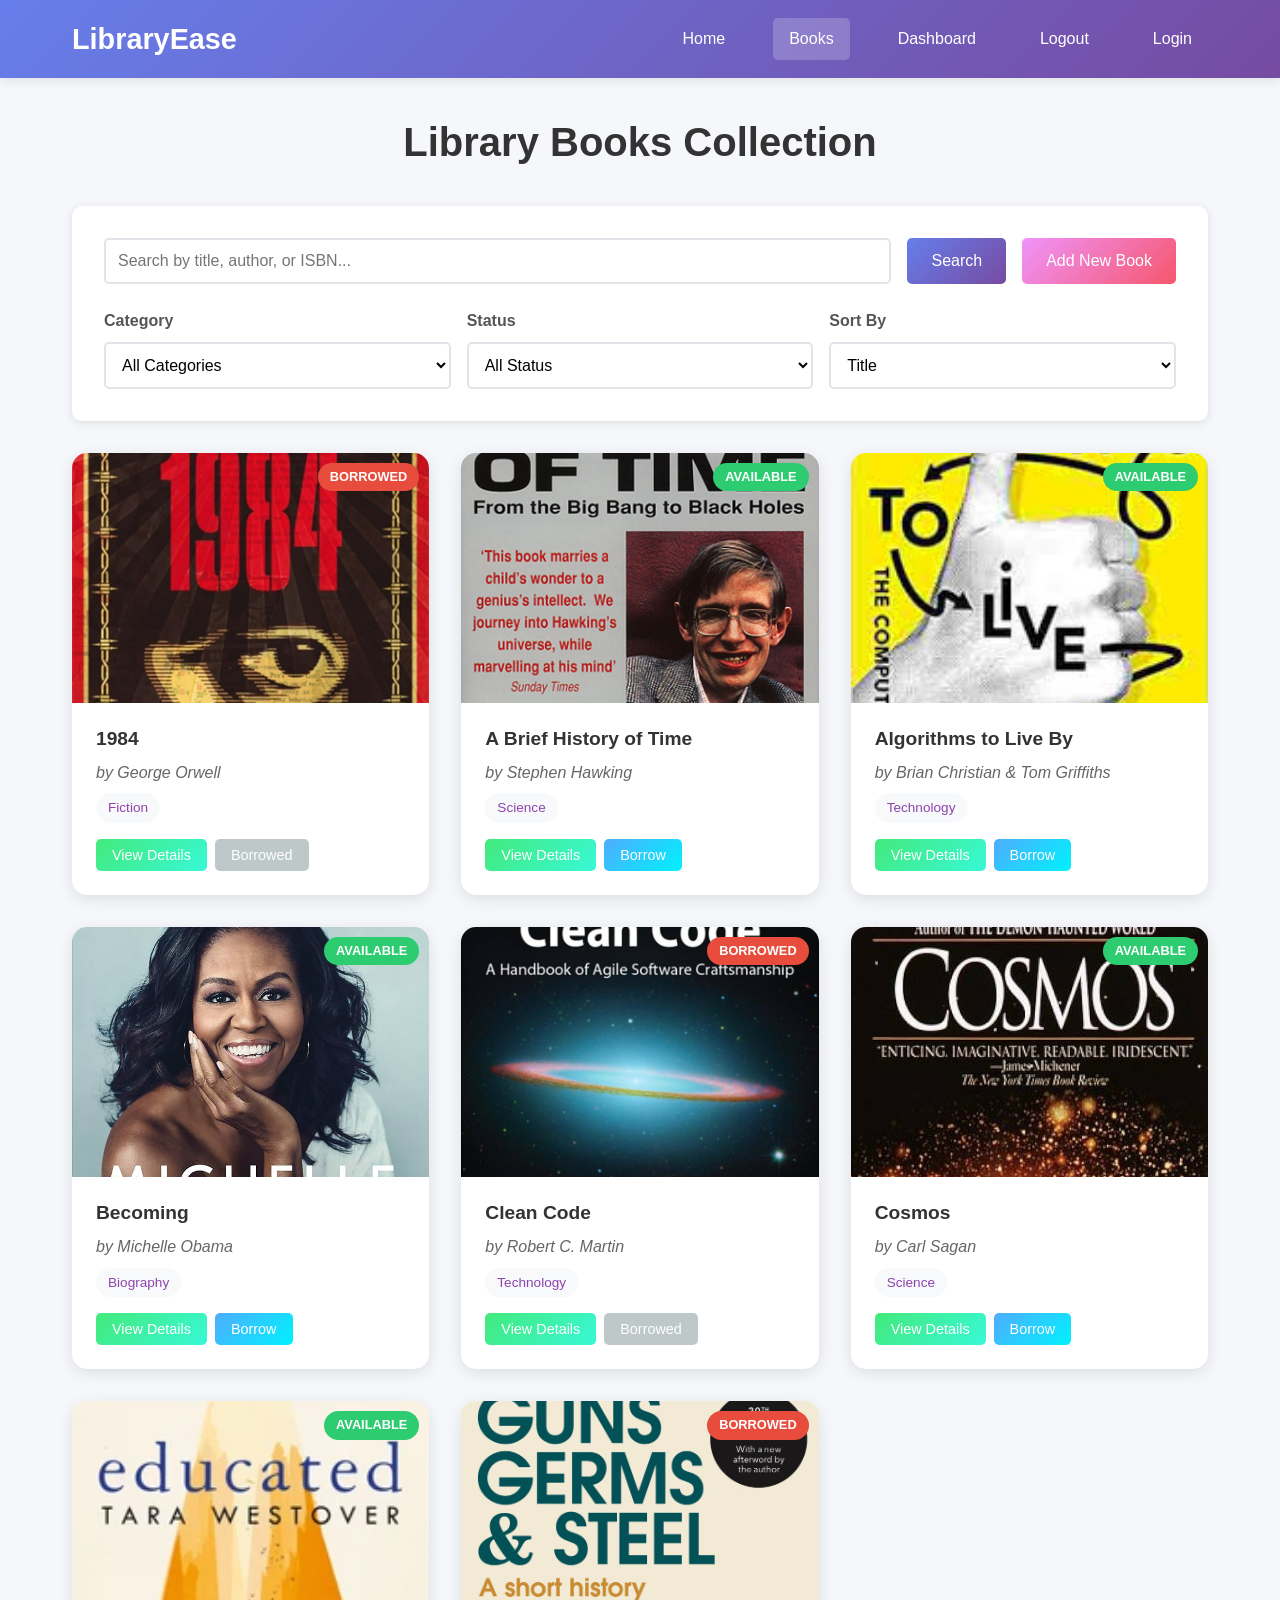
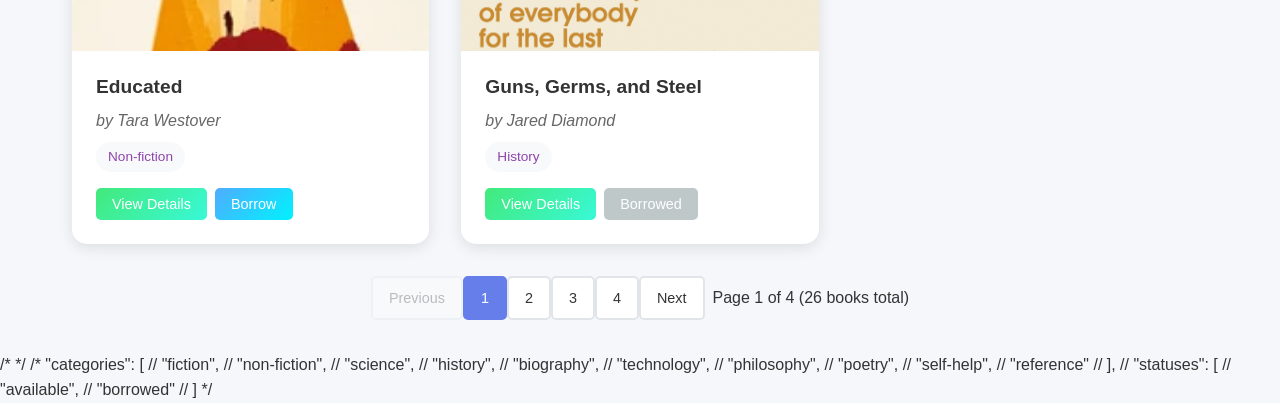
<file: catalog.html>
<!DOCTYPE html>
<html lang="en">
<head>
    <meta charset="UTF-8">
    <meta name="viewport" content="width=device-width, initial-scale=1.0">
    <title>Library Management System - Books</title>
    <style>
       * {
            margin: 0;
            padding: 0;
            box-sizing: border-box;
        }

        body {
            font-family: 'Segoe UI', Tahoma, Geneva, Verdana, sans-serif;
            background-color: #f5f7fa;
            color: #333;
            line-height: 1.6;
        }

        /* Header Styles */
        header {
            background: linear-gradient(135deg, #667eea 0%, #764ba2 100%);
            color: white;
            padding: 1rem 0;
            box-shadow: 0 2px 10px rgba(0,0,0,0.1);
        }

        nav {
            max-width: 1200px;
            margin: 0 auto;
            display: flex;
            justify-content: space-between;
            align-items: center;
            padding: 0 2rem;
        }

        .logo {
            font-size: 1.8rem;
            font-weight: bold;
        }

        .nav-links {
            display: flex;
            gap: 2rem;
        }

        .nav-links a {
            color: white;
            text-decoration: none;
            padding: 0.5rem 1rem;
            border-radius: 5px;
            transition: background-color 0.3s;
        }

        .nav-links a:hover,
        .nav-links a.active {
            background-color: rgba(255,255,255,0.2);
        }

        /* Main Content */
        main {
            max-width: 1200px;
            margin: 0 auto;
            padding: 2rem;
        }

        .page-title {
            text-align: center;
            margin-bottom: 2rem;
            color: #333;
            font-size: 2.5rem;
        }

        /* Control Panel */
        .control-panel {
            background: white;
            padding: 2rem;
            border-radius: 10px;
            box-shadow: 0 2px 10px rgba(0,0,0,0.1);
            margin-bottom: 2rem;
        }

        .search-box {
            display: flex;
            gap: 1rem;
            margin-bottom: 1.5rem;
            flex-wrap: wrap;
        }

        .search-box input {
            flex: 1;
            min-width: 300px;
            padding: 0.75rem;
            border: 2px solid #e1e5e9;
            border-radius: 5px;
            font-size: 1rem;
        }

        .search-box input:focus {
            outline: none;
            border-color: #667eea;
        }

        .btn {
            background: linear-gradient(135deg, #667eea 0%, #764ba2 100%);
            color: white;
            border: none;
            padding: 0.75rem 1.5rem;
            border-radius: 5px;
            cursor: pointer;
            font-size: 1rem;
            transition: transform 0.2s, box-shadow 0.2s;
        }

        .btn:hover {
            transform: translateY(-2px);
            box-shadow: 0 4px 12px rgba(102, 126, 234, 0.4);
        }

        .btn:disabled {
            opacity: 0.6;
            cursor: not-allowed;
            transform: none;
        }

        .add-book {
            background: linear-gradient(135deg, #f093fb 0%, #f5576c 100%);
        }

        .btn-borrow {
            background: linear-gradient(135deg, #4facfe 0%, #00f2fe 100%);
            font-size: 0.9rem;
            padding: 0.5rem 1rem;
        }

        .btn-view {
            background: linear-gradient(135deg, #43e97b 0%, #38f9d7 100%);
            font-size: 0.9rem;
            padding: 0.5rem 1rem;
        }

        .btn-borrowed {
            background: #95a5a6;
            cursor: not-allowed;
            font-size: 0.9rem;
            padding: 0.5rem 1rem;
        }

        .filters {
            display: grid;
            grid-template-columns: repeat(auto-fit, minmax(200px, 1fr));
            gap: 1rem;
        }

        .filter-group {
            display: flex;
            flex-direction: column;
            gap: 0.5rem;
        }

        .filter-group label {
            font-weight: 600;
            color: #555;
        }

        .filter-group select {
            padding: 0.75rem;
            border: 2px solid #e1e5e9;
            border-radius: 5px;
            font-size: 1rem;
            background: white;
        }

        .filter-group select:focus {
            outline: none;
            border-color: #667eea;
        }

        /* Books Grid */
        .books-grid {
            display: grid;
            grid-template-columns: repeat(auto-fill, minmax(280px, 1fr));
            gap: 2rem;
            margin-bottom: 2rem;
        }

        .book-card {
            background: white;
            border-radius: 15px;
            overflow: hidden;
            box-shadow: 0 4px 15px rgba(0,0,0,0.1);
            transition: transform 0.3s, box-shadow 0.3s;
            position: relative;
        }

        .book-card:hover {
            transform: translateY(-5px);
            box-shadow: 0 8px 25px rgba(0,0,0,0.15);
        }

        .book-cover {
            position: relative;
            height: 250px;
            overflow: hidden;
        }

        .book-cover img {
            width: 100%;
            height: 100%;
            object-fit: cover;
            background: linear-gradient(135deg, #f5f7fa 0%, #c3cfe2 100%);
        }

        .status-badge {
            position: absolute;
            top: 10px;
            right: 10px;
            padding: 0.25rem 0.75rem;
            border-radius: 20px;
            font-size: 0.8rem;
            font-weight: bold;
            text-transform: uppercase;
        }

        .status-available {
            background: #2ecc71;
            color: white;
        }

        .status-borrowed {
            background: #e74c3c;
            color: white;
        }

        .book-info {
            padding: 1.5rem;
        }

        .book-title {
            font-size: 1.2rem;
            font-weight: bold;
            margin-bottom: 0.5rem;
            color: #333;
            line-height: 1.3;
        }

        .book-author {
            color: #666;
            font-style: italic;
            margin-bottom: 0.5rem;
        }

        .book-category {
            color: #8e44ad;
            background: #f8f9fa;
            padding: 0.25rem 0.75rem;
            border-radius: 15px;
            font-size: 0.85rem;
            display: inline-block;
            margin-bottom: 1rem;
        }

        .book-actions {
            display: flex;
            gap: 0.5rem;
            flex-wrap: wrap;
        }

        /* Pagination */
        .pagination {
            display: flex;
            justify-content: center;
            align-items: center;
            gap: 0.5rem;
            margin-top: 2rem;
        }

        .pagination-btn {
            padding: 0.75rem 1rem;
            border: 2px solid #e1e5e9;
            background: white;
            color: #333;
            border-radius: 5px;
            cursor: pointer;
            transition: all 0.3s;
            font-size: 0.9rem;
        }

        .pagination-btn:hover:not(:disabled) {
            background: #667eea;
            color: white;
            border-color: #667eea;
        }

        .pagination-btn.active {
            background: #667eea;
            color: white;
            border-color: #667eea;
        }

        .pagination-btn:disabled {
            opacity: 0.3;
            cursor: not-allowed;
        }

        /* Modal Styles */
        .modal-backdrop {
            display: none;
            position: fixed;
            top: 0;
            left: 0;
            width: 100%;
            height: 100%;
            background: rgba(0,0,0,0.6);
            justify-content: center;
            align-items: center;
            z-index: 1000;
        }

        .modal {
            background: white;
            border-radius: 15px;
            max-width: 600px;
            width: 90%;
            max-height: 90vh;
            overflow-y: auto;
            box-shadow: 0 10px 30px rgba(0,0,0,0.3);
        }

        .modal-header {
            padding: 1.5rem;
            border-bottom: 1px solid #e1e5e9;
            display: flex;
            justify-content: space-between;
            align-items: center;
        }

        .modal-title {
            margin: 0;
            color: #333;
        }

        .close-btn {
            background: none;
            border: none;
            font-size: 1.5rem;
            cursor: pointer;
            color: #999;
            padding: 0;
            width: 30px;
            height: 30px;
            display: flex;
            align-items: center;
            justify-content: center;
        }

        .close-btn:hover {
            color: #333;
        }

        .book-details {
            padding: 1.5rem;
            display: grid;
            grid-template-columns: 200px 1fr;
            gap: 2rem;
        }

        .book-details-cover img {
            width: 100%;
            border-radius: 10px;
        }

        .book-details-info h3 {
            margin-bottom: 1rem;
            color: #333;
        }

        .book-details-info p {
            margin-bottom: 0.75rem;
            line-height: 1.6;
        }

        .book-description {
            margin-top: 1rem;
            padding-top: 1rem;
            border-top: 1px solid #e1e5e9;
        }

        .modal-footer {
            padding: 1.5rem;
            border-top: 1px solid #e1e5e9;
            display: flex;
            justify-content: flex-end;
            gap: 1rem;
        }

        .btn-cancel {
            background: #95a5a6;
        }

        /* Toast Notifications */
        .toast-container {
            position: fixed;
            top: 20px;
            right: 20px;
            z-index: 10000;
        }

        .toast {
            background: #333;
            color: white;
            padding: 1rem 1.5rem;
            border-radius: 5px;
            margin-bottom: 0.5rem;
            transform: translateX(400px);
            opacity: 0;
            transition: all 0.3s ease;
        }

        .toast.show {
            transform: translateX(0);
            opacity: 1;
        }

        .toast-success {
            background: #2ecc71;
        }

        .toast-error {
            background: #e74c3c;
        }

        .toast-info {
            background: #3498db;
        }

        /* Loading State */
        .loading {
            display: flex;
            justify-content: center;
            align-items: center;
            padding: 3rem;
            font-size: 1.2rem;
            color: #666;
        }

        /* Responsive Design */
        /* @media (max-width: 768px)  
            .search-box {
                flex-direction: column;
            }

            .search-box input {
                min-width: 100%;
            }

            .filters {
                grid-template-columns: 1fr;
            }

            .books-grid {
                grid-template-columns: repeat(auto-fill, minmax(250px, 1fr));
                gap: 1rem;
            }

            .book-details {
                grid-template-columns: 1fr;
                text-align: center;
            }

            .nav-links {
                flex-wrap: wrap;
                gap: 1rem;
            }

             main {
                padding: 1rem;
            } */
        @media (max-width: 768px) {
            .search-box {
                flex-direction: column;
            }

            .search-box input {
                min-width: 100%;
            }

            .filters {
                grid-template-columns: 1fr;
            }

            .books-grid {
                grid-template-columns: repeat(auto-fill, minmax(250px, 1fr));
                gap: 1rem;
            }

            .book-details {
                grid-template-columns: 1fr;
                text-align: center;
            }

            .nav-links {
                flex-wrap: wrap;
                gap: 1rem;
            }

            main {
                padding: 1rem;
            }
        }
       
    </style>
</head>
<body>
    <!-- Header -->
    <header>
        <nav>
            <div class="logo">LibraryEase</div>
            <div class="nav-links">
                <a href="home.html">Home</a>
                <a href="catalog.html" class="active">Books</a>
                <a href="dashboard.html">Dashboard</a>
                <a href="logout.html">Logout</a>
                <a href="login.html">Login</a>
            </div>
        </nav>
    </header>
    
    <!-- Main Content -->
    <main>
        <h1 class="page-title">Library Books Collection</h1>
        
        <!-- Control Panel -->
        <section class="control-panel">
            <div class="search-box">
                <input type="text" id="search-input" placeholder="Search by title, author, or ISBN...">
                <button class="btn" id="search-btn">Search</button>
                <button class="btn add-book" id="add-book-btn">Add New Book</button>
            </div>
            
            <div class="filters">
                <div class="filter-group">
                    <label for="category-filter">Category</label>
                    <select id="category-filter">
                        <option value="">All Categories</option>
                        <option value="fiction">Fiction</option>
                        <option value="non-fiction">Non-Fiction</option>
                        <option value="science">Science</option>
                        <option value="history">History</option>
                        <option value="biography">Biography</option>
                        <option value="technology">Technology</option>
                        <option value="philosophy">Philosophy</option>
                        <option value="poetry">Poetry</option>
                        <option value="self-help">Self-Help</option>
                        <option value="reference">Reference</option>
                    </select>
                </div>
                
                <div class="filter-group">
                    <label for="status-filter">Status</label>
                    <select id="status-filter">
                        <option value="">All Status</option>
                        <option value="available">Available</option>
                        <option value="borrowed">Borrowed</option>
                    </select>
                </div>
                
                <div class="filter-group">
                    <label for="sort-by">Sort By</label>
                    <select id="sort-by">
                        <option value="title">Title</option>
                        <option value="author">Author</option>
                        <option value="publication-date">Publication Date</option>
                        <option value="added-date">Date Added</option>
                    </select>
                </div>
            </div>
        </section>
        
        <!-- Books Grid -->
        <section class="books-grid" id="books-container">
            <!-- Books will be added dynamically via JavaScript -->
        </section>
        
        <!-- Pagination -->
        <div class="pagination" id="pagination">
            <!-- Pagination buttons will be added dynamically -->
        </div>
    </main>
    
    <!-- Add/Edit Book Modal -->
    <div class="modal-backdrop" id="book-modal-backdrop">
        <div class="modal">
            <div class="modal-header">
                <h2 class="modal-title" id="modal-title">Add New Book</h2>
                <button class="close-btn" id="close-modal">&times;</button>
            </div>
            <form id="book-form">
                <div class="form-group">
                    <label for="book-title">Title</label>
                    <input type="text" id="book-title" required>
                </div>
                
                <div class="form-group">
                    <label for="book-author">Author</label>
                    <input type="text" id="book-author" required>
                </div>
                
                <div class="form-group">
                    <label for="book-isbn">ISBN</label>
                    <input type="text" id="book-isbn" required>
                </div>
                
                <div class="form-group">
                    <label for="book-category">Category</label>
                    <select id="book-category" required>
                        <option value="fiction">Fiction</option>
                        <option value="non-fiction">Non-Fiction</option>
                        <option value="science">Science</option>
                        <option value="history">History</option>
                        <option value="biography">Biography</option>
                        <option value="technology">Technology</option>
                        <option value="philosophy">Philosophy</option>
                        <option value="poetry">Poetry</option>
                        <option value="self-help">Self-Help</option>
                        <option value="reference">Reference</option>
                    </select>
                </div>
                
                <div class="form-group">
                    <label for="book-publication-date">Publication Date</label>
                    <input type="date" id="book-publication-date" required>
                </div>
                
                <div class="form-group">
                    <label for="book-description">Description</label>
                    <textarea id="book-description"></textarea>
                </div>
                
                <div class="form-group">
                    <label for="book-cover-url">Cover Image URL</label>
                    <input type="url" id="book-cover-url">
                </div>
                
                <div class="modal-footer">
                    <button type="button" class="btn btn-cancel" id="cancel-btn">Cancel</button>
                    <button type="submit" class="btn">Save Book</button>
                </div>
            </form>
        </div>
    </div>
    
    <!-- View Book Details Modal -->
    <div class="modal-backdrop" id="view-book-modal-backdrop">
        <div class="modal">
            <div class="modal-header">
                <h2 class="modal-title" id="view-modal-title">Book Details</h2>
                <button class="close-btn" id="close-view-modal">&times;</button>
            </div>
            <div id="book-details-container">
                <!-- Book details will be added dynamically -->
            </div>
            <div class="modal-footer">
                <button type="button" class="btn btn-cancel" id="close-details-btn">Close</button>
            </div>
        </div>
    </div>
    
    <!-- Toast Notifications Container -->
    <div class="toast-container" id="toast-container">
        <!-- Toast notifications will be added dynamically -->
    </div>
    
    /* <script src="catalog.js"></script> */
</body>
</html>


/* "categories": [
    
  //   "fiction",
  //   "non-fiction",
  
  //   "science",
  //   "history",
  //   "biography",
  //   "technology",
  //   "philosophy",
  //   "poetry",
  //   "self-help",
  //   "reference"
  // ],
  // "statuses": [
  //   "available",
  //   "borrowed"
  // ] */
</file>
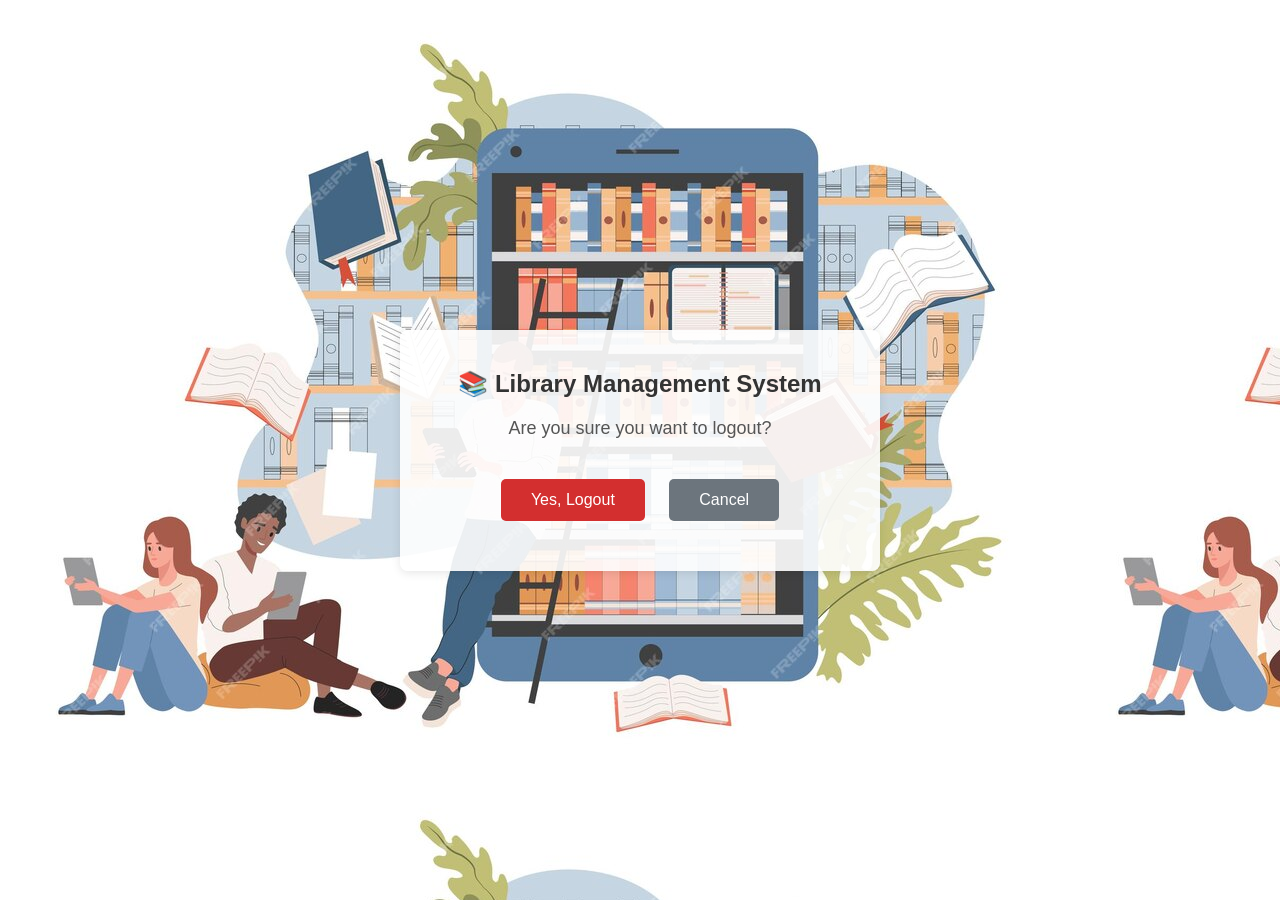
<file: logout.html>
<!DOCTYPE html>
<html lang="en">
<head>
    <meta charset="UTF-8">
    <meta name="viewport" content="width=device-width, initial-scale=1.0">
    <title>Library System - Logout</title>
    <style>
        body {
            font-family: Arial, sans-serif;
            background-image: url(./backimage.jpg);
            margin: 0;
            padding: 0;
            display: flex;
            justify-content: center;
            align-items: center;
            height: 100vh;
        }

        .logout-container {
            background: rgba(255, 255, 255, 0.9);
            padding: 40px;
            border-radius: 8px;
            box-shadow: 0 2px 10px rgba(0, 0, 0, 0.1);
            text-align: center;
            max-width: 400px;
            width: 90%;
        }

        .logo {
            font-size: 24px;
            color: #333;
            margin-bottom: 20px;
            font-weight: bold;
        }

        .logout-message {
            font-size: 18px;
            color: #555;
            margin-bottom: 30px;
        }

        .logout-btn {
            background-color: #d32f2f;
            color: white;
            padding: 12px 30px;
            border: none;
            border-radius: 5px;
            cursor: pointer;
            font-size: 16px;
            margin: 10px;
        }

        .logout-btn:hover {
            background-color: #b71c1c;
        }

        .cancel-btn {
            background-color: #6c757d;
            color: white;
            padding: 12px 30px;
            border: none;
            border-radius: 5px;
            cursor: pointer;
            font-size: 16px;
            margin: 10px;
        }

        .cancel-btn:hover {
            background-color: #545b62;
        }

        .success-message {
            display: none;
            color: #2e7d32;
            font-size: 16px;
            margin-top: 20px;
        }

        .redirect-message {
            display: none;
            color: #666;
            font-size: 14px;
            margin-top: 15px;
        }
    </style>
</head>
<body>
    <div class="logout-container">
        <div class="logo">📚 Library Management System</div>
        
        <div id="logout-confirm">
            <div class="logout-message">
                Are you sure you want to logout?
            </div>
            <button class="logout-btn" onclick="confirmLogout()">Yes, Logout</button>
            <button class="cancel-btn" onclick="cancelLogout()">Cancel</button>
        </div>

        <div id="logout-success" class="success-message">
            <h3>Logged out successfully!</h3>
            <p class="redirect-message">Redirecting to login page...</p>
        </div>
    </div>

    <script>
        function confirmLogout() {
            // Hide the confirmation section
            document.getElementById('logout-confirm').style.display = 'none';
            
            // Show success message
            document.getElementById('logout-success').style.display = 'block';
            
            // Clear any stored user data (if using)
            // localStorage.clear(); // Uncomment if you're using localStorage
            
            // Redirect after 2 seconds
            setTimeout(function() {
                // Replace 'login.html' with your actual login page
                window.location.href = 'login.html';
            }, 2000);
        }

        function cancelLogout() {
            // Go back to previous page or dashboard
            // Replace 'dashboard.html' with your actual dashboard page
            window.location.href = 'dashboard.html';
        }

        // Optional: Handle browser back button
        window.onpopstate = function() {
            window.location.href = 'dashboard.html';
        };
    </script>
</body>
</html>
</file>
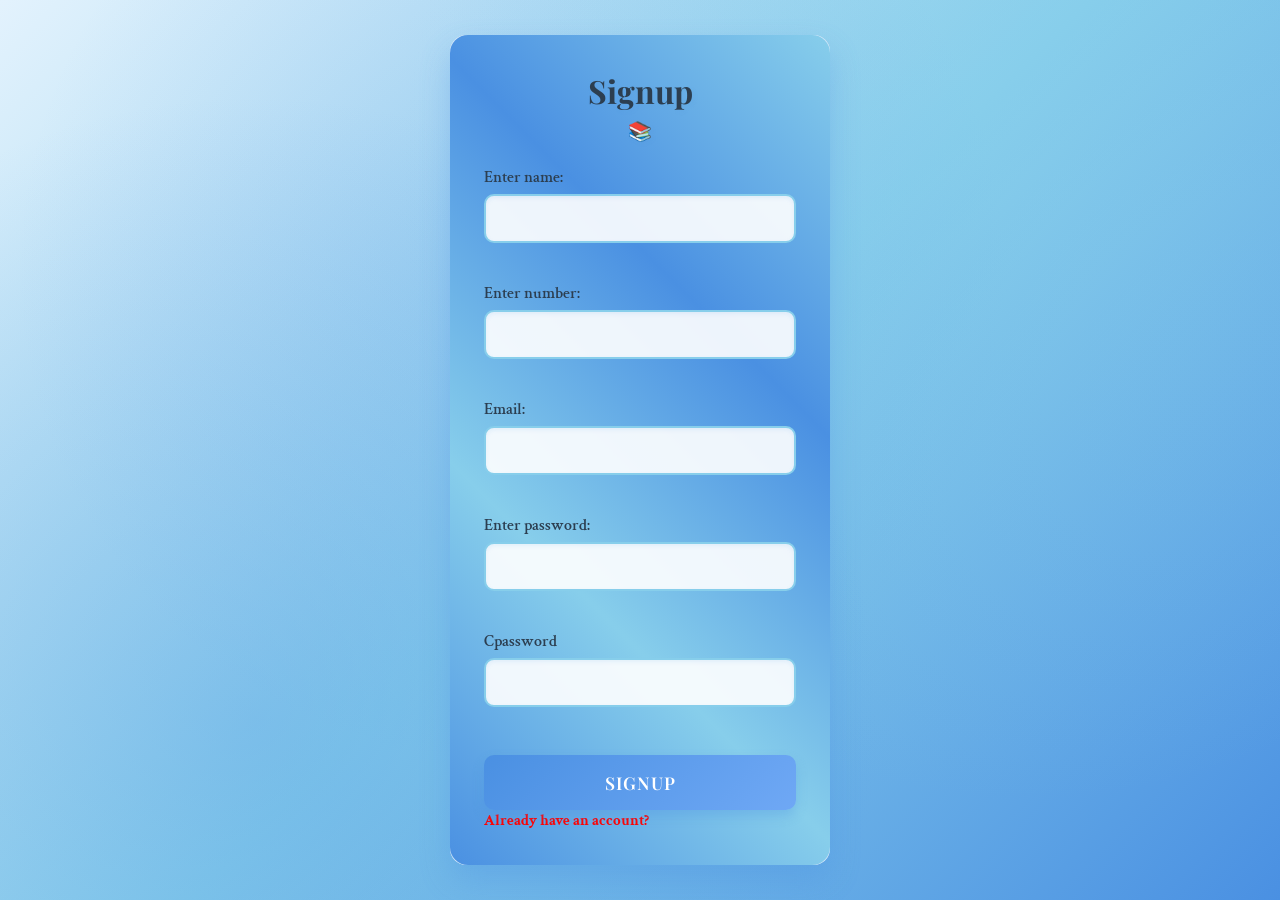
<file: sign.html>
<!DOCTYPE html>
<html lang="en">
<head>
    <meta charset="UTF-8">
    <meta name="viewport" content="width=device-width, initial-scale=1.0">
    <title>Signup-page</title>
    <link href="https://unpkg.com/aos@2.3.1/dist/aos.css" rel="stylesheet">
    <link rel="stylesheet" href="https://cdnjs.cloudflare.com/ajax/libs/font-awesome/6.7.2/css/all.min.css" integrity="sha512-Evv84Mr4kqVGRNSgIGL/F/aIDqQb7xQ2vcrdIwxfjThSH8CSR7PBEakCr51Ck+w+/U6swU2Im1vVX0SVk9ABhg==" crossorigin="anonymous" referrerpolicy="no-referrer" />
    <!-- <style>
   body{
        /* background-color: #f0f0f0; */
        font-family: Arial, sans-serif;
        display: flex;
        justify-content: center;
        align-items: center;
        height: 120vh;
        margin: 0;
        padding: 0;
        overflow-y: hidden;
        background-image: url(./LIBRARY\ IMAGE.jpg);
        background-size: cover;
        background-position: center;
        background-repeat: no-repeat;
        backdrop-filter: blur(1px); 
    }
    h1{
        text-align: center;
    }
    form{
        background-color: rgba(255, 255, 255, 0.4);
        padding: 100px;
        border-radius: 5px;
        box-shadow: 0 2px 10px rgba(0, 0, 0, 0.1);
        height: 50vh;
        width: 60%;
        
    }
    label{
        display: block;
        margin-bottom: 5px;
    }
    input{
        width: 100%;
        padding: 10px;
        margin-bottom: 10px;
        border-radius: 5px;
        border: 1px solid #ccc;
        box-sizing: border-box;
        font-size: 16px;
        height: 12px;
        display: flex;
        justify-content: center;
        align-items: center;
    }
    button{
        background-color: #28a745;
        color: white;
        padding: 10px 15px;
        border-radius: 5px;
        border: none;
        width: 100%;
    }
    button:hover{
        background-color: #218838;
    }
    p{
      color:red;
   }
    </style> -->
    <style>
@import url('https://fonts.googleapis.com/css2?family=Crimson+Text:ital,wght@0,400;0,600;1,400&family=Playfair+Display:wght@400;700&display=swap');

* {
    margin: 0;
    padding: 0;
    box-sizing: border-box;
}

body {
    font-family: 'Crimson Text', serif;
    background: linear-gradient(135deg, #e3f2fd 0%, #87ceeb 50%, #4a90e2 100%);
    min-height: 100vh;
    display: flex;
    align-items: center;
    justify-content: center;
    position: relative;
    overflow-x: hidden;
    
}

/* Animated background elements */
body::before {
    content: '';
    position: absolute;
    top: 0;
    left: 0;
    right: 0;
    bottom: 0;
    background-image: 
        radial-gradient(circle at 20% 80%, rgba(74, 144, 226, 0.3) 0%, transparent 50%),
        radial-gradient(circle at 80% 20%, rgba(135, 206, 235, 0.3) 0%, transparent 50%),
        radial-gradient(circle at 40% 30%, rgba(100, 149, 237, 0.2) 0%, transparent 50%);
    animation: backgroundShift 15s ease-in-out infinite;
}

@keyframes backgroundShift {
    0%, 100% { transform: translateX(0) translateY(0); }
    25% { transform: translateX(-10px) translateY(-5px); }
    50% { transform: translateX(10px) translateY(10px); }
    75% { transform: translateX(-5px) translateY(5px); }
}

/* Main container */
div[data-aos="zoom-in"] {
    background: rgba(255, 255, 255, 0.95);
    backdrop-filter: blur(10px);
    border-radius: 16px;
    box-shadow: 
        0 15px 30px rgba(74, 144, 226, 0.3),
        inset 0 1px 0 rgba(255, 255, 255, 0.2);
    padding: 2rem;
    width: 100%;
    max-width: 380px;
    position: relative;
    border: 2px solid rgba(74, 144, 226, 0.2);
}

div[data-aos="zoom-in"]::before {
    content: '';
    position: absolute;
    top: -2px;
    left: -2px;
    right: -2px;
    bottom: -2px;
    background: linear-gradient(45deg, #4a90e2, #87ceeb, #4a90e2, #87ceeb);
    border-radius: 18px;
    z-index: -1;
    animation: borderGlow 3s ease-in-out infinite;
}

@keyframes borderGlow {
    0%, 100% { opacity: 0.5; }
    50% { opacity: 1; }
}

form {
    width: 100%;
}

h1 {
    font-family: 'Playfair Display', serif;
    color: #2c3e50;
    text-align: center;
    margin-bottom: 1.5rem;
    font-size: 2rem;
    font-weight: 700;
    text-shadow: 2px 2px 4px rgba(74, 144, 226, 0.1);
    position: relative;
}

h1::after {
    content: '📚';
    display: block;
    font-size: 1.2rem;
    margin-top: 0.3rem;
    animation: bounce 2s infinite;
}

@keyframes bounce {
    0%, 20%, 50%, 80%, 100% { transform: translateY(0); }
    40% { transform: translateY(-10px); }
    60% { transform: translateY(-5px); }
}

/* Form groups */
form > div {
    margin-bottom: 1rem;
    position: relative;
}

label {
    display: block;
    margin-bottom: 0.4rem;
    color: #2c3e50;
    font-weight: 600;
    font-size: 1rem;
    transition: color 0.3s ease;
}

input[type="text"] {
    width: 100%;
    padding: 0.8rem 1rem;
    border: 2px solid #87ceeb;
    border-radius: 10px;
    font-size: 0.95rem;
    font-family: 'Crimson Text', serif;
    background: rgba(255, 255, 255, 0.9);
    transition: all 0.3s ease;
    box-shadow: inset 0 2px 4px rgba(74, 144, 226, 0.1);
}

input[type="text"]:focus {
    outline: none;
    border-color: #4a90e2;
    box-shadow: 
        inset 0 2px 4px rgba(74, 144, 226, 0.1),
        0 0 0 3px rgba(74, 144, 226, 0.2);
    transform: translateY(-2px);
}

input[type="text"]:focus + label {
    color: #4a90e2;
}

/* Error message styling */
p[id^="err"] {
    color: #dc3545 !important;
    font-size: 0.9rem;
    margin-top: 0.3rem;
    min-height: 1.2rem;
    display: block;
    font-weight: 500;
}

/* Alternative selectors for error messages */
#errname, #errnumber, #erremail, #errpass, #errcpass {
    color: #dc3545 !important;
    font-size: 0.9rem;
    margin-top: 0.3rem;
    min-height: 1.2rem;
    display: block;
    font-weight: 500;
}

button {
    width: 100%;
    padding: 1rem;
    background: linear-gradient(135deg, #4a90e2 0%, #6fa8f5 100%);
    color: white;
    border: none;
    border-radius: 10px;
    font-size: 1.1rem;
    font-family: 'Playfair Display', serif;
    font-weight: 600;
    cursor: pointer;
    transition: all 0.3s ease;
    text-transform: uppercase;
    letter-spacing: 1px;
    box-shadow: 0 6px 12px rgba(74, 144, 226, 0.3);
    position: relative;
    overflow: hidden;
    margin-top: 0.5rem;
}

button::before {
    content: '';
    position: absolute;
    top: 0;
    left: -100%;
    width: 100%;
    height: 100%;
    background: linear-gradient(90deg, transparent, rgba(255, 255, 255, 0.2), transparent);
    transition: left 0.5s;
}

button:hover::before {
    left: 100%;
}

button:hover {
    transform: translateY(-3px);
    box-shadow: 0 8px 16px rgba(74, 144, 226, 0.4);
    background: linear-gradient(135deg, #6fa8f5 0%, #4a90e2 100%);
}

button:active {
    transform: translateY(-1px);
    box-shadow: 0 4px 8px rgba(74, 144, 226, 0.3);
}
span a {
    color: red;
    text-decoration: none;
    font-weight: 1000;
    transition: color 0.3s ease;
    font-size: 15px;
    width: 100%;
}

/* Input validation states */
input.valid {
    border-color: #28a745;
    background-color: rgba(40, 167, 69, 0.05);
}

input.invalid {
    border-color: #dc3545;
    background-color: rgba(220, 53, 69, 0.05);
}

/* Responsive design */
@media (max-width: 768px) {
    div[data-aos="zoom-in"] {
        margin: 1rem;
        padding: 1.5rem;
    }
    
    h1 {
        font-size: 1.8rem;
    }
    
    input[type="text"] {
        padding: 0.75rem 0.9rem;
    }
    
    button {
        padding: 0.9rem;
        font-size: 1rem;
    }
}

/* Loading animation for button */
.loading {
    pointer-events: none;
    opacity: 0.7;
}

.loading::after {
    content: '';
    position: absolute;
    top: 50%;
    left: 50%;
    width: 20px;
    height: 20px;
    margin: -10px 0 0 -10px;
    border: 2px solid transparent;
    border-top: 2px solid white;
    border-radius: 50%;
    animation: spin 1s linear infinite;
}

@keyframes spin {
    to { transform: rotate(360deg); }
}
    </style>
</head>

<body>
  
  <div data-aos="zoom-in" data-aos-duration="1000" data-aos-easing="ease-in-out" data-aos-once="true">

    <form action="">
      <h1>Signup</h1>

        <div>
          <label>Enter name:</label>
          <input type="text" id="name">
          <p id="errname"></p>
          
        </div>
        <div>
           <label>Enter number: </label>
           <input type="text" id="number">
           <p id="errnumber"></p>

         </div>
         <div>
          <label>Email:</label>
           <input type="text" id="email">
           <p id="erremail"></p>

         </div>
          
         <div>
          <label>Enter password:</label>
          <input type="text" id="password"> 
          <p id="errpass"></p>
        </div>
         
        <div>
            <label>Cpassword</label>
            <input type="text" id="cpassword">
            <p id="errcpass"></p>

         </div>
         <button onclick="return Signup()">Signup</button>

         <!-- <input type="submit" value="Signup" onclick="return Signup()"> -->
        <span><a href="login.html">Already have an account?</a></span>
    </form>
  </div>
    <script src="https://unpkg.com/aos@2.3.1/dist/aos.js"></script>

    <script src="sign.js"></script>

</body>
</html>
</file>
